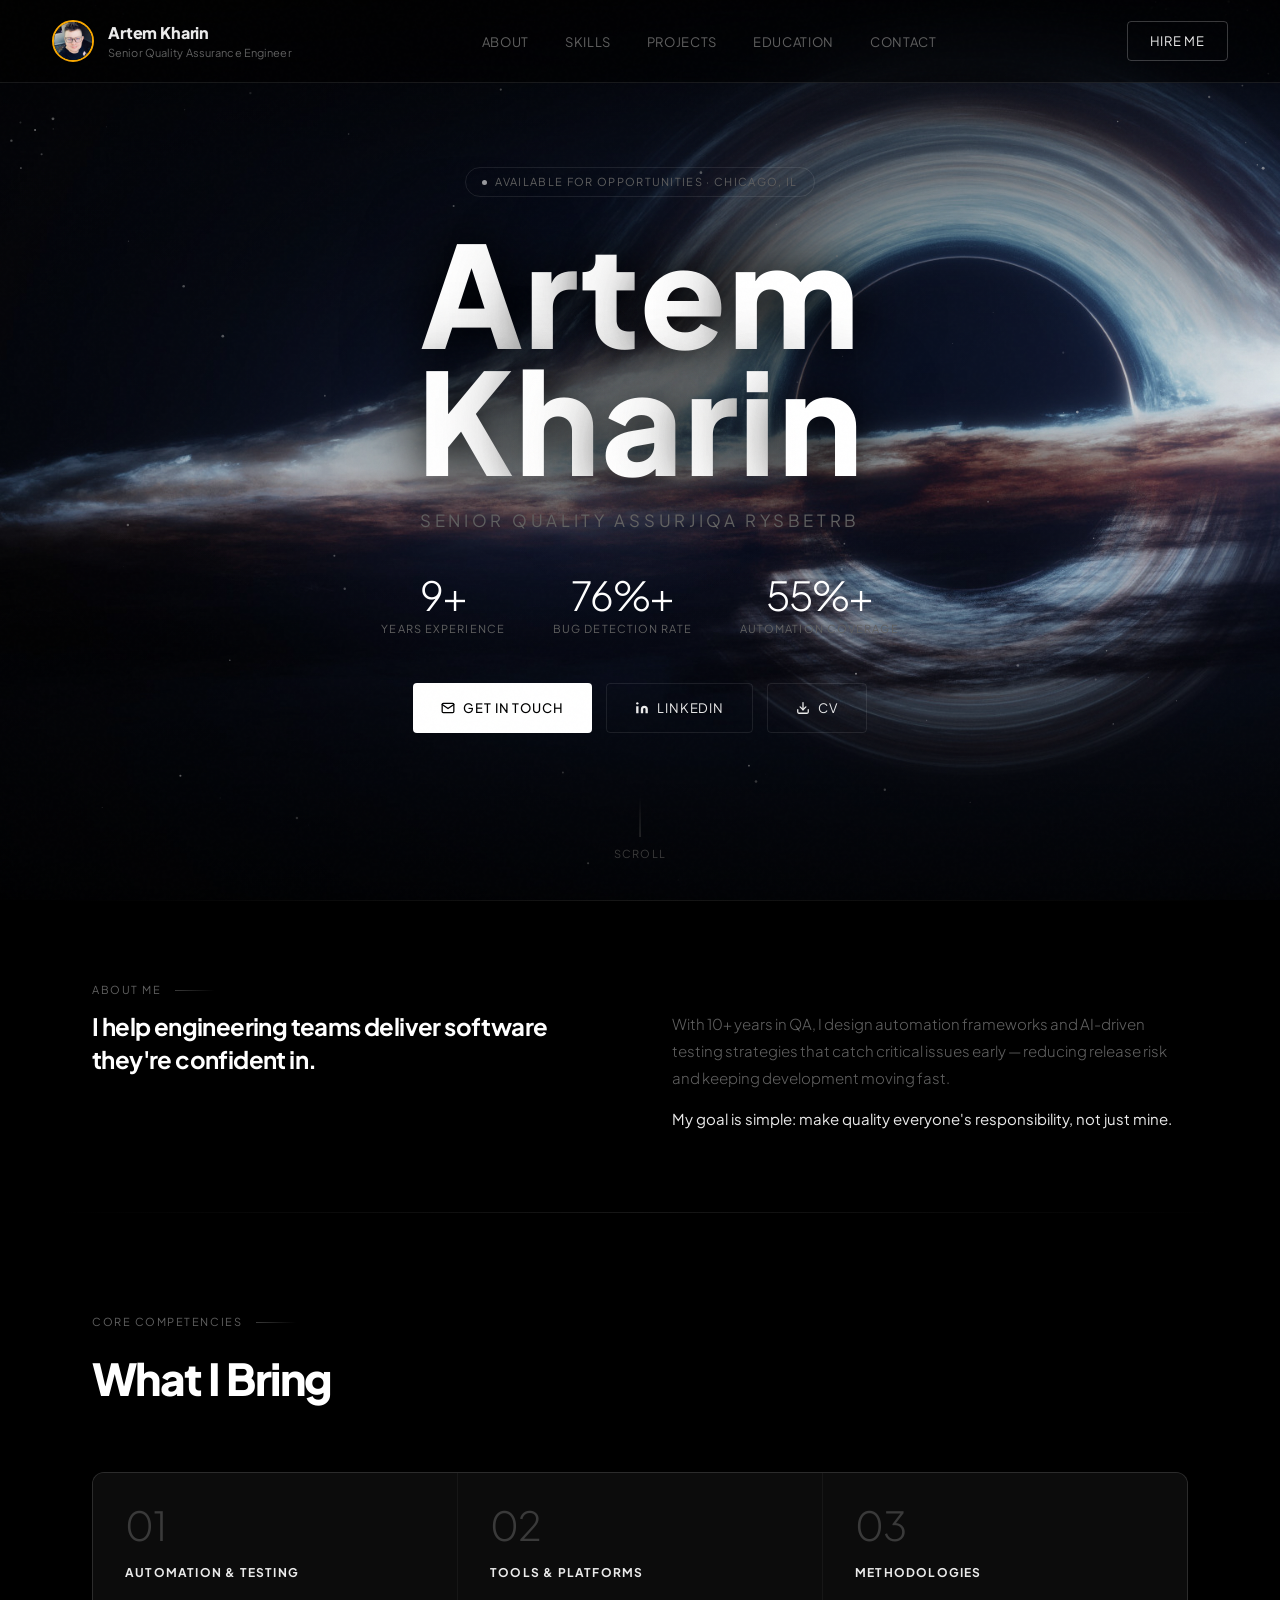
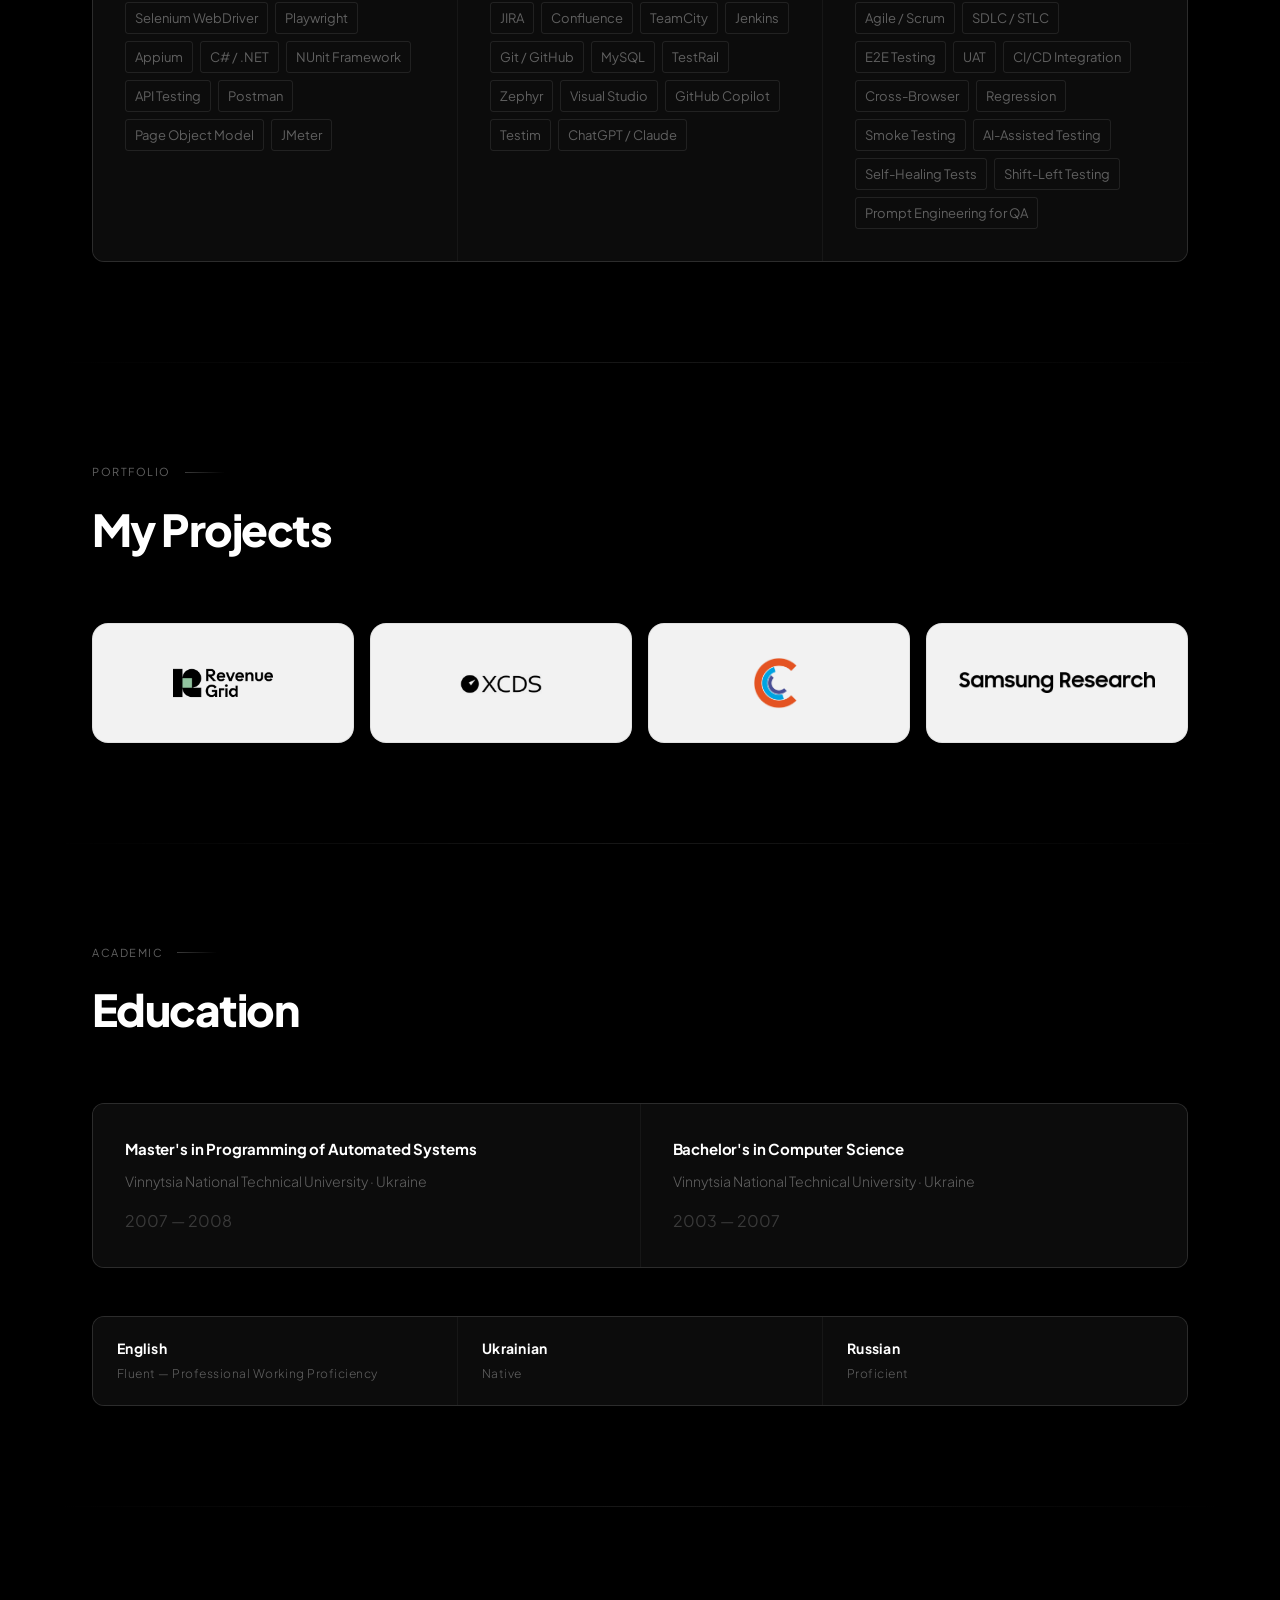
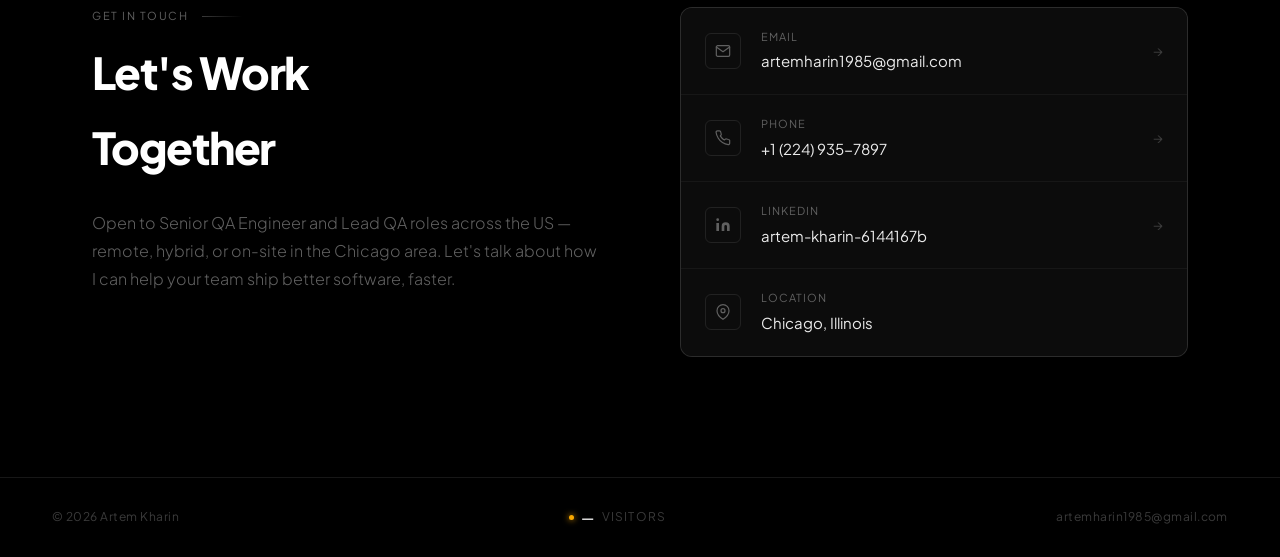
<file: index.html>
<!DOCTYPE html>
<html lang="en">
<head>
<meta charset="UTF-8" />
<meta name="viewport" content="width=device-width, initial-scale=1.0" />
<title>Artem Kharin — QA Engineer</title>
<meta name="description" content="Artem Kharin — Senior QA Engineer based in Chicago, IL. 10+ years in test automation, API testing and AI-driven quality assurance (Selenium, Playwright, C#/.NET). Open to Senior QA and Lead QA roles across the US." />
<meta property="og:type" content="website" />
<meta property="og:title" content="Artem Kharin — QA Engineer" />
<meta property="og:description" content="Artem Kharin — Senior QA Engineer based in Chicago, IL. 10+ years in test automation, API testing and AI-driven quality assurance (Selenium, Playwright, C#/.NET). Open to Senior QA and Lead QA roles across the US." />
<meta property="og:url" content="https://avvottikk.github.io/" />
<meta property="og:image" content="https://avvottikk.github.io/if2vjsv7fmuacfwuehij.jpg" />
<meta name="twitter:card" content="summary" />
<meta name="twitter:title" content="Artem Kharin — QA Engineer" />
<meta name="twitter:description" content="Artem Kharin — Senior QA Engineer based in Chicago, IL. 10+ years in test automation, API testing and AI-driven quality assurance (Selenium, Playwright, C#/.NET). Open to Senior QA and Lead QA roles across the US." />
<meta name="twitter:image" content="https://avvottikk.github.io/if2vjsv7fmuacfwuehij.jpg" />
<link rel="icon" href="favicon.ico" sizes="any" />
<link rel="icon" type="image/png" href="favicon.png" />
<link rel="apple-touch-icon" href="apple-touch-icon.png" />
<link rel="preconnect" href="https://fonts.googleapis.com" />
<link rel="preconnect" href="https://fonts.gstatic.com" crossorigin />
<link href="https://fonts.googleapis.com/css2?family=Plus+Jakarta+Sans:wght@300;400;500;600;700;800&display=swap" rel="stylesheet" />
<link rel="stylesheet" href="styles.css" />

</head>
<body>

<!-- CURSOR LIGHT -->
<div class="cursor-light" id="cursorLight"></div>

<!-- NAV -->
<nav>
  <div class="nav-left">
    <img src="if2vjsv7fmuacfwuehij.jpg" alt="Artem Kharin" class="nav-avatar" />
    <a href="#hero" class="nav-logo">
      <span class="nav-logo-name">Artem Kharin</span>
      <span class="nav-logo-sub">Senior Quality Assurance Engineer</span>
    </a>
  </div>
  <ul class="nav-links" id="navLinks">
    <li><a href="#about">About</a></li>
    <li><a href="#skills">Skills</a></li>
    <li><a href="#projects">Projects</a></li>
    <li><a href="#education">Education</a></li>
    <li><a href="#contact">Contact</a></li>
  </ul>
  <a href="https://mail.google.com/mail/?view=cm&to=artemharin1985@gmail.com&su=QA+Engineer+Opportunity+|+Artem+Kharin" target="_blank" rel="noopener" class="nav-cta">Hire Me</a>
  <button class="nav-hamburger" id="navHamburger" aria-label="Toggle navigation" aria-expanded="false">
    <span></span><span></span><span></span>
  </button>
</nav>

<!-- HERO -->
<section id="hero">
  <canvas id="blackHoleCanvas"></canvas>
<div class="hero-overlay"></div>

  <div class="hero-inner">
    <div class="hero-badge reveal">Available for opportunities · Chicago, IL</div>
    <h1 class="hero-name reveal">Artem<br/>Kharin</h1>
    <div class="hero-title reveal">Senior Quality Assurance Engineer</div>
    <div class="hero-stats reveal">
      <div class="stat-item">
        <div class="stat-number">10+</div>
        <div class="stat-label">Years Experience</div>
      </div>
      <div class="stat-item">
        <div class="stat-number">98%+</div>
        <div class="stat-label">Bug Detection Rate</div>
      </div>
      <div class="stat-item">
        <div class="stat-number">90%+</div>
        <div class="stat-label">Automation Coverage</div>
      </div>
    </div>
    <div class="hero-actions reveal">
      <a href="https://mail.google.com/mail/?view=cm&to=artemharin1985@gmail.com&su=QA+Engineer+Opportunity+|+Artem+Kharin" target="_blank" rel="noopener" class="btn-primary">
        <svg width="14" height="14" viewBox="0 0 24 24" fill="none" stroke="currentColor" stroke-width="2.2" stroke-linecap="round" stroke-linejoin="round"><path d="M4 4h16c1.1 0 2 .9 2 2v12c0 1.1-.9 2-2 2H4c-1.1 0-2-.9-2-2V6c0-1.1.9-2 2-2z"/><polyline points="22,6 12,13 2,6"/></svg>
        Get in Touch
      </a>
      <a href="https://www.linkedin.com/in/artem-kharin-6144167b/" target="_blank" rel="noopener" class="btn-secondary">
        <svg width="14" height="14" viewBox="0 0 24 24" fill="currentColor"><path d="M16 8a6 6 0 0 1 6 6v7h-4v-7a2 2 0 0 0-2-2 2 2 0 0 0-2 2v7h-4v-7a6 6 0 0 1 6-6z"/><rect x="2" y="9" width="4" height="12"/><circle cx="4" cy="4" r="2"/></svg>
        LinkedIn
      </a>
      <a href="Artem%20Kharin_CV.pdf" download="Artem_Kharin_CV.pdf" class="btn-secondary">
        <svg width="14" height="14" viewBox="0 0 24 24" fill="none" stroke="currentColor" stroke-width="2.2" stroke-linecap="round" stroke-linejoin="round"><path d="M21 15v4a2 2 0 0 1-2 2H5a2 2 0 0 1-2-2v-4"/><polyline points="7 10 12 15 17 10"/><line x1="12" y1="15" x2="12" y2="3"/></svg>
        CV
      </a>
    </div>
  </div>

  <div class="hero-scroll">
    <div class="scroll-line"></div>
    <span>Scroll</span>
  </div>
</section>

<!-- ABOUT -->
<div class="section-divider"></div>
<section id="about">
  <div class="section-inner">
    <div class="section-label reveal">About Me</div>
    <div class="about-body reveal">
      <p class="about-lead">I help engineering teams deliver software they're confident in.</p>
      <div class="about-right">
        <p class="about-text">With 10+ years in QA, I design automation frameworks and AI-driven testing strategies that catch critical issues early — reducing release risk and keeping development moving fast.</p>
        <p class="about-text about-closing">My goal is simple: make quality everyone's responsibility, not just mine.</p>
      </div>
    </div>
  </div>
</section>

<!-- SKILLS -->
<div class="section-divider"></div>
<section id="skills">
  <div class="section-inner">
    <div class="section-label reveal">Core Competencies</div>
    <h2 class="section-heading reveal">What I Bring</h2>

    <div class="skills-grid">
      <div class="skill-card reveal" data-delay="0">
        <div class="skill-card-num">01</div>
        <div class="skill-card-title">Automation &amp; Testing</div>
        <div class="skill-tags">
          <span class="skill-tag">Selenium WebDriver</span>
          <span class="skill-tag">Playwright</span>
          <span class="skill-tag">Appium</span>
          <span class="skill-tag">C# / .NET</span>
          <span class="skill-tag">NUnit Framework</span>
          <span class="skill-tag">API Testing</span>
          <span class="skill-tag">Postman</span>
          <span class="skill-tag">Page Object Model</span>
          <span class="skill-tag">JMeter</span>
        </div>
      </div>
      <div class="skill-card reveal" data-delay="110">
        <div class="skill-card-num">02</div>
        <div class="skill-card-title">Tools &amp; Platforms</div>
        <div class="skill-tags">
          <span class="skill-tag">JIRA</span>
          <span class="skill-tag">Confluence</span>
          <span class="skill-tag">TeamCity</span>
          <span class="skill-tag">Jenkins</span>
          <span class="skill-tag">Git / GitHub</span>
          <span class="skill-tag">MySQL</span>
          <span class="skill-tag">TestRail</span>
          <span class="skill-tag">Zephyr</span>
          <span class="skill-tag">Visual Studio</span>
          <span class="skill-tag">GitHub Copilot</span>
          <span class="skill-tag">Testim</span>
          <span class="skill-tag">ChatGPT / Claude</span>
        </div>
      </div>
      <div class="skill-card reveal" data-delay="220">
        <div class="skill-card-num">03</div>
        <div class="skill-card-title">Methodologies</div>
        <div class="skill-tags">
          <span class="skill-tag">Agile / Scrum</span>
          <span class="skill-tag">SDLC / STLC</span>
          <span class="skill-tag">E2E Testing</span>
          <span class="skill-tag">UAT</span>
          <span class="skill-tag">CI/CD Integration</span>
          <span class="skill-tag">Cross-Browser</span>
          <span class="skill-tag">Regression</span>
          <span class="skill-tag">Smoke Testing</span>
          <span class="skill-tag">AI-Assisted Testing</span>
          <span class="skill-tag">Self-Healing Tests</span>
          <span class="skill-tag">Shift-Left Testing</span>
          <span class="skill-tag">Prompt Engineering for QA</span>
        </div>
      </div>
    </div>
  </div>
</section>

<!-- PROJECTS -->
<div class="section-divider"></div>
<section id="projects">
  <div class="section-inner">
    <div class="section-label reveal">Portfolio</div>
    <h2 class="section-heading reveal">My Projects</h2>
    <div class="projects-grid">

      <a href="projects/revenue-grid.html" class="project-card reveal" data-delay="0" title="Revenue Grid — Senior QA Engineer">
        <img src="RevenueGrid.png" alt="Revenue Grid" />
      </a>

      <a href="projects/xcds.html" class="project-card reveal" data-delay="80" title="XCDS — Senior QA Engineer">
        <img src="XCDS%20International%20Ltd.png" alt="XCDS" />
      </a>

      <a href="projects/ciklum.html" class="project-card reveal" data-delay="160" title="Ciklum — Middle QA Engineer">
        <img src="CIKLUM.png" alt="Ciklum" />
      </a>

      <a href="projects/samsung.html" class="project-card reveal" data-delay="240" title="Samsung Research — Junior QA Engineer">
        <img src="Samsung%20Research.png" alt="Samsung Research" />
      </a>

    </div>
  </div>
</section>


<!-- EDUCATION -->
<div class="section-divider"></div>
<section id="education">
  <div class="section-inner">
    <div class="section-label reveal">Academic</div>
    <h2 class="section-heading reveal">Education</h2>

    <div class="education-grid">
      <div class="edu-card reveal" data-delay="0">
        <div class="edu-degree">Master's in Programming of Automated Systems</div>
        <div class="edu-school">Vinnytsia National Technical University · Ukraine</div>
        <div class="edu-year">2007 — 2008</div>
      </div>
      <div class="edu-card reveal" data-delay="130">
        <div class="edu-degree">Bachelor's in Computer Science</div>
        <div class="edu-school">Vinnytsia National Technical University · Ukraine</div>
        <div class="edu-year">2003 — 2007</div>
      </div>
    </div>

    <div class="lang-row reveal">
      <div class="lang-item">
        <div class="lang-name">English</div>
        <div class="lang-level">Fluent — Professional Working Proficiency</div>
      </div>
      <div class="lang-item">
        <div class="lang-name">Ukrainian</div>
        <div class="lang-level">Native</div>
      </div>
      <div class="lang-item">
        <div class="lang-name">Russian</div>
        <div class="lang-level">Proficient</div>
      </div>
    </div>
  </div>
</section>

<!-- CONTACT -->
<div class="section-divider"></div>
<section id="contact">
  <div class="section-inner">
    <div class="contact-grid">
      <div class="reveal">
        <div class="section-label">Get in Touch</div>
        <h2 class="section-heading" style="margin-bottom:24px;">Let's Work<br/>Together</h2>
        <p class="contact-intro">
          Open to Senior QA Engineer and Lead QA roles across the US — remote, hybrid, or on-site in the Chicago area. Let's talk about how I can help your team ship better software, faster.
        </p>
      </div>
      <div class="contact-links reveal">
        <a href="https://mail.google.com/mail/?view=cm&to=artemharin1985@gmail.com&su=QA+Engineer+Opportunity+|+Artem+Kharin" target="_blank" rel="noopener" class="contact-link">
          <div class="contact-link-icon"><svg width="16" height="16" viewBox="0 0 24 24" fill="none" stroke="currentColor" stroke-width="1.8" stroke-linecap="round" stroke-linejoin="round"><path d="M4 4h16c1.1 0 2 .9 2 2v12c0 1.1-.9 2-2 2H4c-1.1 0-2-.9-2-2V6c0-1.1.9-2 2-2z"/><polyline points="22,6 12,13 2,6"/></svg></div>
          <div class="contact-link-text">
            <div class="contact-link-label">Email</div>
            <div class="contact-link-value">artemharin1985@gmail.com</div>
          </div>
          <div class="contact-link-arrow">→</div>
        </a>
        <a href="tel:+12249357897" class="contact-link">
          <div class="contact-link-icon"><svg width="16" height="16" viewBox="0 0 24 24" fill="none" stroke="currentColor" stroke-width="1.8" stroke-linecap="round" stroke-linejoin="round"><path d="M22 16.92v3a2 2 0 0 1-2.18 2 19.79 19.79 0 0 1-8.63-3.07A19.5 19.5 0 0 1 4.69 12a19.79 19.79 0 0 1-3.07-8.67A2 2 0 0 1 3.6 1.27h3a2 2 0 0 1 2 1.72c.127.96.361 1.903.7 2.81a2 2 0 0 1-.45 2.11L7.91 8.87a16 16 0 0 0 6.06 6.06l1.27-.9a2 2 0 0 1 2.11-.45c.907.339 1.85.573 2.81.7A2 2 0 0 1 22 16.92z"/></svg></div>
          <div class="contact-link-text">
            <div class="contact-link-label">Phone</div>
            <div class="contact-link-value">+1 (224) 935-7897</div>
          </div>
          <div class="contact-link-arrow">→</div>
        </a>
        <a href="https://www.linkedin.com/in/artem-kharin-6144167b/" target="_blank" rel="noopener" class="contact-link">
          <div class="contact-link-icon"><svg width="16" height="16" viewBox="0 0 24 24" fill="currentColor"><path d="M16 8a6 6 0 0 1 6 6v7h-4v-7a2 2 0 0 0-2-2 2 2 0 0 0-2 2v7h-4v-7a6 6 0 0 1 6-6z"/><rect x="2" y="9" width="4" height="12"/><circle cx="4" cy="4" r="2"/></svg></div>
          <div class="contact-link-text">
            <div class="contact-link-label">LinkedIn</div>
            <div class="contact-link-value">artem-kharin-6144167b</div>
          </div>
          <div class="contact-link-arrow">→</div>
        </a>
        <div class="contact-link" style="cursor:default">
          <div class="contact-link-icon"><svg width="16" height="16" viewBox="0 0 24 24" fill="none" stroke="currentColor" stroke-width="1.8" stroke-linecap="round" stroke-linejoin="round"><path d="M21 10c0 7-9 13-9 13s-9-6-9-13a9 9 0 0 1 18 0z"/><circle cx="12" cy="10" r="3"/></svg></div>
          <div class="contact-link-text">
            <div class="contact-link-label">Location</div>
            <div class="contact-link-value">Chicago, Illinois</div>
          </div>
        </div>
      </div>
    </div>
  </div>
</section>

<!-- FOOTER -->
<footer>
  <div>© 2026 Artem Kharin</div>
  <div class="footer-counter">
    <span class="counter-dot"></span>
    <span id="visitCount">—</span>
    <span class="counter-label">visitors</span>
  </div>
  <div><a href="https://mail.google.com/mail/?view=cm&to=artemharin1985@gmail.com&su=QA+Engineer+Opportunity+|+Artem+Kharin" target="_blank" rel="noopener">artemharin1985@gmail.com</a></div>
</footer>

<script src="script.js"></script>


</body>
</html>
</file>
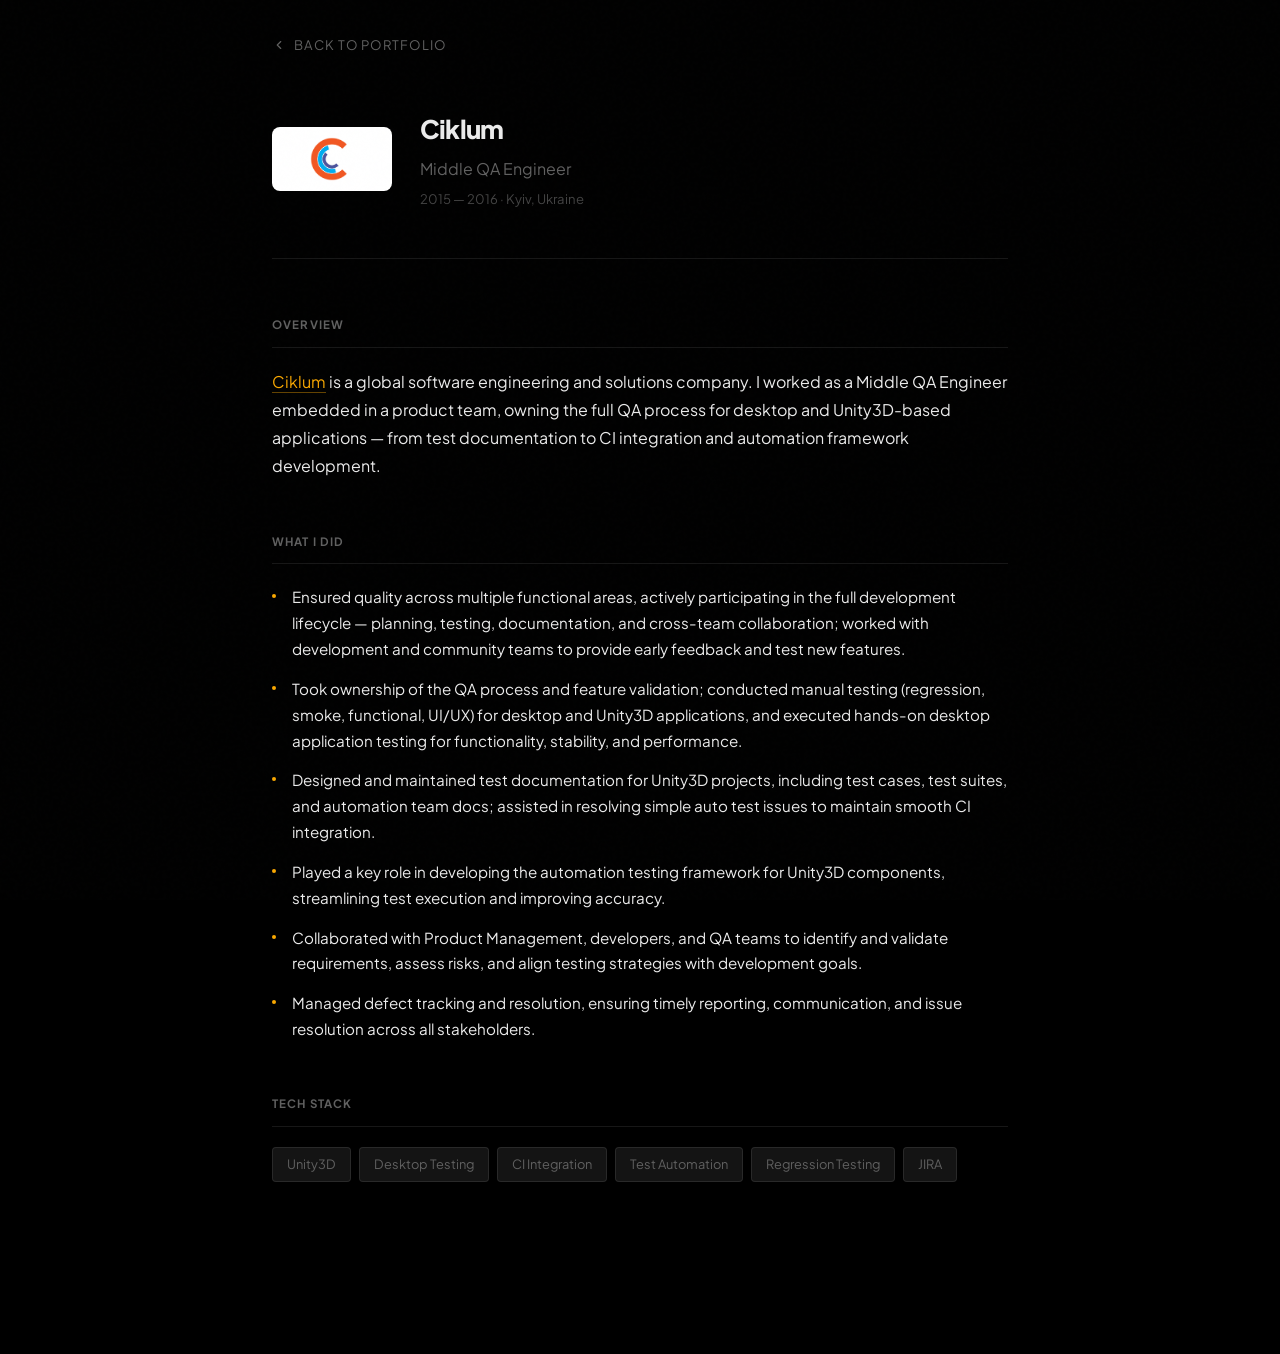
<file: projects/ciklum.html>
<!DOCTYPE html>
<html lang="en">
<head>
<meta charset="UTF-8" />
<meta name="viewport" content="width=device-width, initial-scale=1.0" />
<title>Ciklum — Artem Kharin</title>
<meta name="description" content="Artem Kharin as Middle QA Engineer at Ciklum: end-to-end QA for desktop and Unity3D applications — test documentation, CI integration and automation framework development." />
<meta property="og:type" content="website" />
<meta property="og:title" content="Ciklum — Artem Kharin" />
<meta property="og:description" content="Artem Kharin as Middle QA Engineer at Ciklum: end-to-end QA for desktop and Unity3D applications — test documentation, CI integration and automation framework development." />
<meta property="og:url" content="https://avvottikk.github.io/projects/ciklum.html" />
<meta property="og:image" content="https://avvottikk.github.io/if2vjsv7fmuacfwuehij.jpg" />
<meta name="twitter:card" content="summary" />
<meta name="twitter:title" content="Ciklum — Artem Kharin" />
<meta name="twitter:description" content="Artem Kharin as Middle QA Engineer at Ciklum: end-to-end QA for desktop and Unity3D applications — test documentation, CI integration and automation framework development." />
<meta name="twitter:image" content="https://avvottikk.github.io/if2vjsv7fmuacfwuehij.jpg" />
<link rel="icon" href="../favicon.ico" sizes="any" />
<link rel="icon" type="image/png" href="../favicon.png" />
<link rel="apple-touch-icon" href="../apple-touch-icon.png" />
<link rel="preconnect" href="https://fonts.googleapis.com" />
<link rel="preconnect" href="https://fonts.gstatic.com" crossorigin />
<link href="https://fonts.googleapis.com/css2?family=Plus+Jakarta+Sans:wght@300;400;500;600;700;800&display=swap" rel="stylesheet" />
<link rel="stylesheet" href="../styles.css" />
<style>
  .proj-wrap { max-width: 800px; margin: 0 auto; padding: 0 32px 120px; }
  .proj-back { padding: 32px 0 48px; }
  .proj-back a {
    display: inline-flex; align-items: center; gap: 8px;
    font-size: 0.82rem; letter-spacing: 0.07em; text-transform: uppercase;
    color: var(--muted); text-decoration: none; transition: color 0.2s ease;
  }
  .proj-back a:hover { color: var(--text); }
  .proj-header {
    display: flex; align-items: center; gap: 28px;
    padding-bottom: 48px; border-bottom: 1px solid var(--border); margin-bottom: 56px;
  }
  .proj-logo {
    width: 120px; height: 64px; flex-shrink: 0;
    background: #fff; border-radius: 8px;
    display: flex; align-items: center; justify-content: center;
    padding: 10px 14px; overflow: hidden;
  }
  .proj-logo img { max-width: 100%; max-height: 100%; object-fit: contain; }
  .proj-company { font-size: 1.6rem; font-weight: 800; letter-spacing: -0.03em; margin-bottom: 4px; }
  .proj-role    { font-size: 1rem; color: var(--muted); margin-bottom: 6px; }
  .proj-period  { font-size: 0.82rem; color: var(--muted); opacity: 0.7; }
  .proj-section { margin-bottom: 52px; }
  .proj-section h2 {
    font-size: 0.72rem; letter-spacing: 0.1em; text-transform: uppercase;
    color: var(--muted); margin-bottom: 20px;
    padding-bottom: 12px; border-bottom: 1px solid var(--border);
  }
  .proj-section p  { color: var(--text); line-height: 1.75; margin-bottom: 14px; }
  .proj-section ul { list-style: none; padding: 0; display: flex; flex-direction: column; gap: 14px; }
  .proj-section ul li {
    padding-left: 20px; position: relative;
    color: var(--text); line-height: 1.7; font-size: 0.95rem;
  }
  .proj-section ul li::before {
    content: ''; position: absolute; left: 0; top: 10px;
    width: 4px; height: 4px; border-radius: 50%; background: #F9A800;
  }
  .proj-tags { display: flex; flex-wrap: wrap; gap: 8px; }
  .proj-tag {
    padding: 6px 14px; border-radius: 4px; border: 1px solid var(--border);
    font-size: 0.8rem; color: var(--muted); background: var(--elevated);
  }
</style>
</head>
<body>
<div class="proj-wrap">

  <div class="proj-back">
    <a href="../index.html">
      <svg width="14" height="14" viewBox="0 0 24 24" fill="none" stroke="currentColor" stroke-width="2" stroke-linecap="round" stroke-linejoin="round"><polyline points="15 18 9 12 15 6"/></svg>
      Back to Portfolio
    </a>
  </div>

  <div class="proj-header">
    <div class="proj-logo">
      <img src="../CIKLUM.png" alt="Ciklum" />
    </div>
    <div>
      <div class="proj-company">Ciklum</div>
      <div class="proj-role">Middle QA Engineer</div>
      <div class="proj-period">2015 — 2016 · Kyiv, Ukraine</div>
    </div>
  </div>

  <div class="proj-section">
    <h2>Overview</h2>
    <p><a href="https://www.ciklum.com/" target="_blank" rel="noopener" style="color:#F9A800;text-decoration:none;border-bottom:1px solid rgba(249,168,0,0.4);transition:border-color 0.2s ease;" onmouseover="this.style.borderColor='#F9A800'" onmouseout="this.style.borderColor='rgba(249,168,0,0.4)'">Ciklum</a> is a global software engineering and solutions company. I worked as a Middle QA Engineer embedded in a product team, owning the full QA process for desktop and Unity3D-based applications — from test documentation to CI integration and automation framework development.</p>
  </div>

  <div class="proj-section">
    <h2>What I Did</h2>
    <ul>
      <li>Ensured quality across multiple functional areas, actively participating in the full development lifecycle — planning, testing, documentation, and cross-team collaboration; worked with development and community teams to provide early feedback and test new features.</li>
      <li>Took ownership of the QA process and feature validation; conducted manual testing (regression, smoke, functional, UI/UX) for desktop and Unity3D applications, and executed hands-on desktop application testing for functionality, stability, and performance.</li>
      <li>Designed and maintained test documentation for Unity3D projects, including test cases, test suites, and automation team docs; assisted in resolving simple auto test issues to maintain smooth CI integration.</li>
      <li>Played a key role in developing the automation testing framework for Unity3D components, streamlining test execution and improving accuracy.</li>
      <li>Collaborated with Product Management, developers, and QA teams to identify and validate requirements, assess risks, and align testing strategies with development goals.</li>
      <li>Managed defect tracking and resolution, ensuring timely reporting, communication, and issue resolution across all stakeholders.</li>
    </ul>
  </div>

  <div class="proj-section">
    <h2>Tech Stack</h2>
    <div class="proj-tags">
      <span class="proj-tag">Unity3D</span>
      <span class="proj-tag">Desktop Testing</span>
      <span class="proj-tag">CI Integration</span>
      <span class="proj-tag">Test Automation</span>
      <span class="proj-tag">Regression Testing</span>
      <span class="proj-tag">JIRA</span>
    </div>
  </div>

</div>
</body>
</html>
</file>
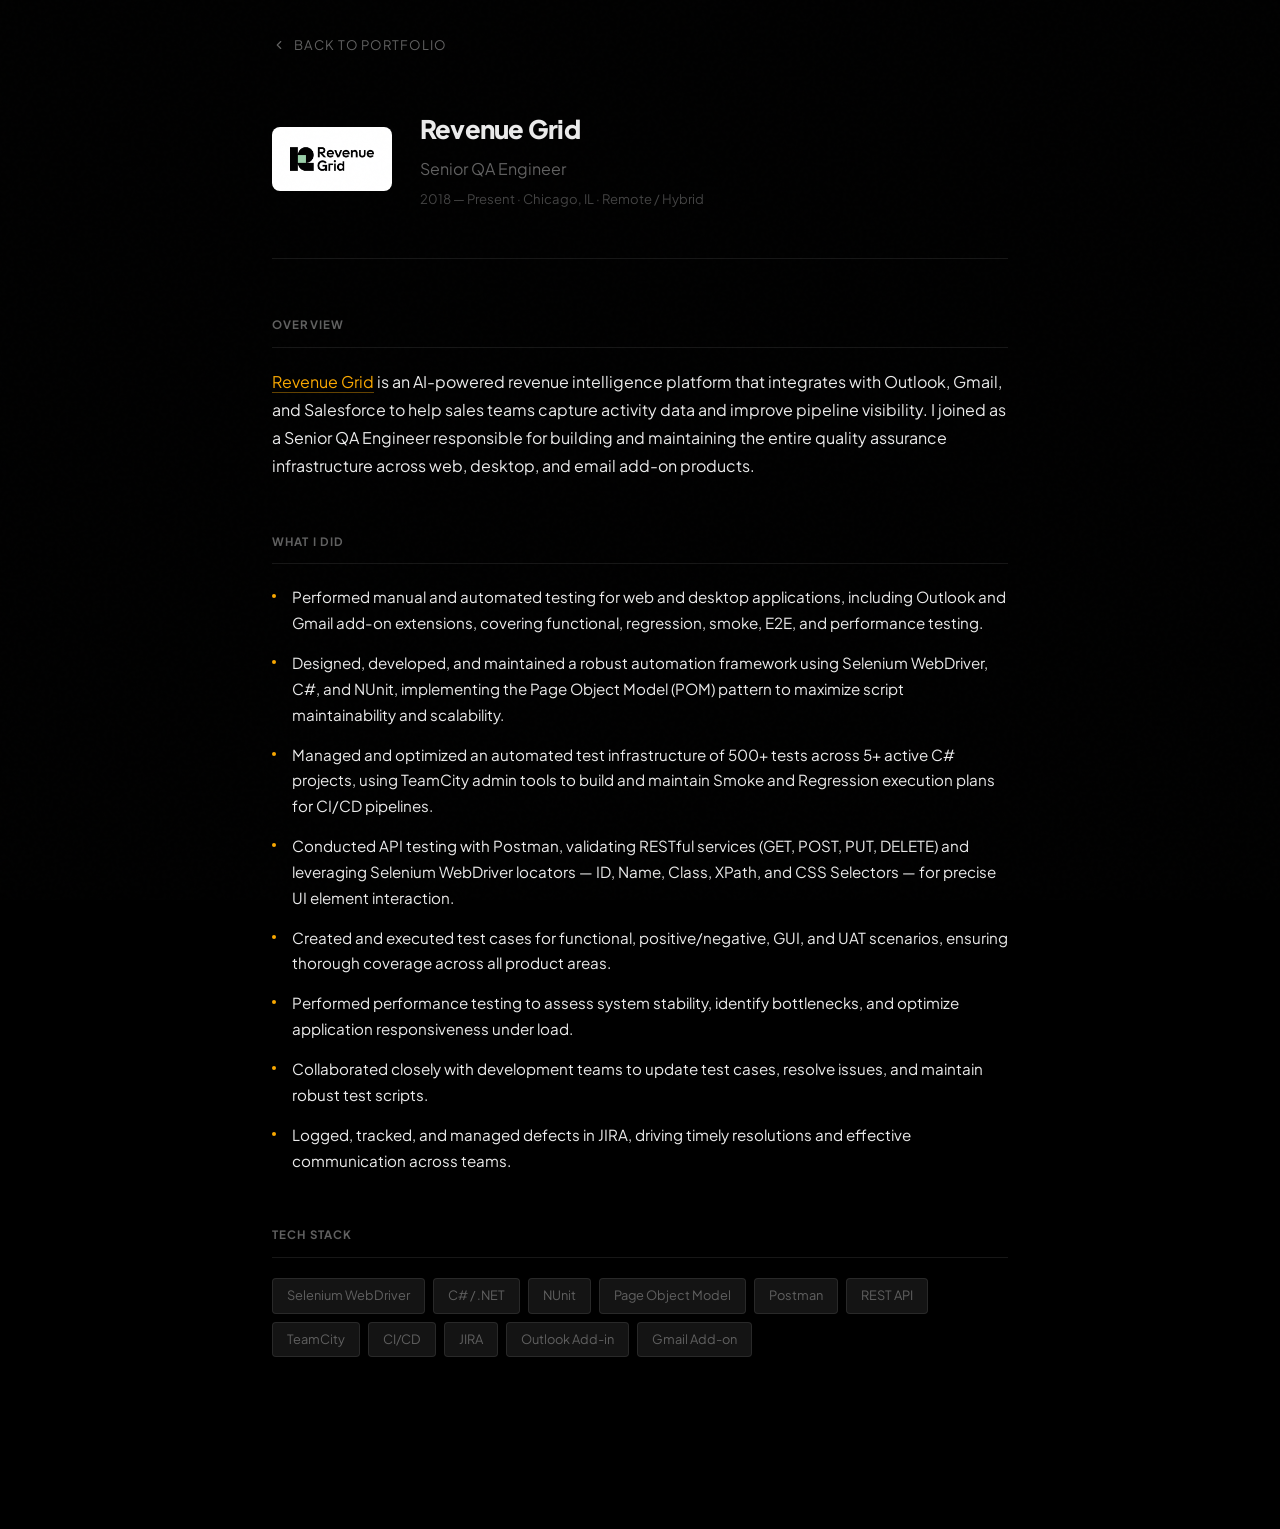
<file: projects/revenue-grid.html>
<!DOCTYPE html>
<html lang="en">
<head>
<meta charset="UTF-8" />
<meta name="viewport" content="width=device-width, initial-scale=1.0" />
<title>Revenue Grid — Artem Kharin</title>
<meta name="description" content="Artem Kharin as Senior QA Engineer at Revenue Grid, an AI-powered revenue intelligence platform: building and maintaining the full QA infrastructure for Outlook, Gmail and Salesforce integrations." />
<meta property="og:type" content="website" />
<meta property="og:title" content="Revenue Grid — Artem Kharin" />
<meta property="og:description" content="Artem Kharin as Senior QA Engineer at Revenue Grid, an AI-powered revenue intelligence platform: building and maintaining the full QA infrastructure for Outlook, Gmail and Salesforce integrations." />
<meta property="og:url" content="https://avvottikk.github.io/projects/revenue-grid.html" />
<meta property="og:image" content="https://avvottikk.github.io/if2vjsv7fmuacfwuehij.jpg" />
<meta name="twitter:card" content="summary" />
<meta name="twitter:title" content="Revenue Grid — Artem Kharin" />
<meta name="twitter:description" content="Artem Kharin as Senior QA Engineer at Revenue Grid, an AI-powered revenue intelligence platform: building and maintaining the full QA infrastructure for Outlook, Gmail and Salesforce integrations." />
<meta name="twitter:image" content="https://avvottikk.github.io/if2vjsv7fmuacfwuehij.jpg" />
<link rel="icon" href="../favicon.ico" sizes="any" />
<link rel="icon" type="image/png" href="../favicon.png" />
<link rel="apple-touch-icon" href="../apple-touch-icon.png" />
<link rel="preconnect" href="https://fonts.googleapis.com" />
<link rel="preconnect" href="https://fonts.gstatic.com" crossorigin />
<link href="https://fonts.googleapis.com/css2?family=Plus+Jakarta+Sans:wght@300;400;500;600;700;800&display=swap" rel="stylesheet" />
<link rel="stylesheet" href="../styles.css" />
<style>
  .proj-wrap { max-width: 800px; margin: 0 auto; padding: 0 32px 120px; }

  .proj-back {
    padding: 32px 0 48px;
  }
  .proj-back a {
    display: inline-flex; align-items: center; gap: 8px;
    font-size: 0.82rem; letter-spacing: 0.07em; text-transform: uppercase;
    color: var(--muted); text-decoration: none;
    transition: color 0.2s ease;
  }
  .proj-back a:hover { color: var(--text); }

  .proj-header {
    display: flex; align-items: center; gap: 28px;
    padding-bottom: 48px;
    border-bottom: 1px solid var(--border);
    margin-bottom: 56px;
  }
  .proj-logo {
    width: 120px; height: 64px; flex-shrink: 0;
    background: #fff; border-radius: 8px;
    display: flex; align-items: center; justify-content: center;
    padding: 10px 14px; overflow: hidden;
  }
  .proj-logo img { max-width: 100%; max-height: 100%; object-fit: contain; }

  .proj-company { font-size: 1.6rem; font-weight: 800; letter-spacing: -0.03em; margin-bottom: 4px; }
  .proj-role    { font-size: 1rem; color: var(--muted); margin-bottom: 6px; }
  .proj-period  { font-size: 0.82rem; color: var(--muted); opacity: 0.7; }

  .proj-section { margin-bottom: 52px; }
  .proj-section h2 {
    font-size: 0.72rem; letter-spacing: 0.1em; text-transform: uppercase;
    color: var(--muted); margin-bottom: 20px;
    padding-bottom: 12px; border-bottom: 1px solid var(--border);
  }
  .proj-section p  { color: var(--text); line-height: 1.75; margin-bottom: 14px; }
  .proj-section ul { list-style: none; padding: 0; display: flex; flex-direction: column; gap: 14px; }
  .proj-section ul li {
    padding-left: 20px; position: relative;
    color: var(--text); line-height: 1.7; font-size: 0.95rem;
  }
  .proj-section ul li::before {
    content: ''; position: absolute; left: 0; top: 10px;
    width: 4px; height: 4px; border-radius: 50%;
    background: #F9A800;
  }

  .proj-tags { display: flex; flex-wrap: wrap; gap: 8px; }
  .proj-tag {
    padding: 6px 14px; border-radius: 4px;
    border: 1px solid var(--border);
    font-size: 0.8rem; color: var(--muted);
    background: var(--elevated);
  }
</style>
</head>
<body>
<div class="proj-wrap">

  <div class="proj-back">
    <a href="../index.html">
      <svg width="14" height="14" viewBox="0 0 24 24" fill="none" stroke="currentColor" stroke-width="2" stroke-linecap="round" stroke-linejoin="round"><polyline points="15 18 9 12 15 6"/></svg>
      Back to Portfolio
    </a>
  </div>

  <div class="proj-header">
    <div class="proj-logo">
      <img src="../RevenueGrid.png" alt="Revenue Grid" />
    </div>
    <div>
      <div class="proj-company">Revenue Grid</div>
      <div class="proj-role">Senior QA Engineer</div>
      <div class="proj-period">2018 — Present · Chicago, IL · Remote / Hybrid</div>
    </div>
  </div>

  <div class="proj-section">
    <h2>Overview</h2>
    <p><a href="https://revenuegrid.com/" target="_blank" rel="noopener" style="color:#F9A800;text-decoration:none;border-bottom:1px solid rgba(249,168,0,0.4);transition:border-color 0.2s ease;" onmouseover="this.style.borderColor='#F9A800'" onmouseout="this.style.borderColor='rgba(249,168,0,0.4)'">Revenue Grid</a> is an AI-powered revenue intelligence platform that integrates with Outlook, Gmail, and Salesforce to help sales teams capture activity data and improve pipeline visibility. I joined as a Senior QA Engineer responsible for building and maintaining the entire quality assurance infrastructure across web, desktop, and email add-on products.</p>
  </div>

  <div class="proj-section">
    <h2>What I Did</h2>
    <ul>
      <li>Performed manual and automated testing for web and desktop applications, including Outlook and Gmail add-on extensions, covering functional, regression, smoke, E2E, and performance testing.</li>
      <li>Designed, developed, and maintained a robust automation framework using Selenium WebDriver, C#, and NUnit, implementing the Page Object Model (POM) pattern to maximize script maintainability and scalability.</li>
      <li>Managed and optimized an automated test infrastructure of 500+ tests across 5+ active C# projects, using TeamCity admin tools to build and maintain Smoke and Regression execution plans for CI/CD pipelines.</li>
      <li>Conducted API testing with Postman, validating RESTful services (GET, POST, PUT, DELETE) and leveraging Selenium WebDriver locators — ID, Name, Class, XPath, and CSS Selectors — for precise UI element interaction.</li>
      <li>Created and executed test cases for functional, positive/negative, GUI, and UAT scenarios, ensuring thorough coverage across all product areas.</li>
      <li>Performed performance testing to assess system stability, identify bottlenecks, and optimize application responsiveness under load.</li>
      <li>Collaborated closely with development teams to update test cases, resolve issues, and maintain robust test scripts.</li>
      <li>Logged, tracked, and managed defects in JIRA, driving timely resolutions and effective communication across teams.</li>
    </ul>
  </div>

  <div class="proj-section">
    <h2>Tech Stack</h2>
    <div class="proj-tags">
      <span class="proj-tag">Selenium WebDriver</span>
      <span class="proj-tag">C# / .NET</span>
      <span class="proj-tag">NUnit</span>
      <span class="proj-tag">Page Object Model</span>
      <span class="proj-tag">Postman</span>
      <span class="proj-tag">REST API</span>
      <span class="proj-tag">TeamCity</span>
      <span class="proj-tag">CI/CD</span>
      <span class="proj-tag">JIRA</span>
      <span class="proj-tag">Outlook Add-in</span>
      <span class="proj-tag">Gmail Add-on</span>
    </div>
  </div>

</div>
</body>
</html>
</file>
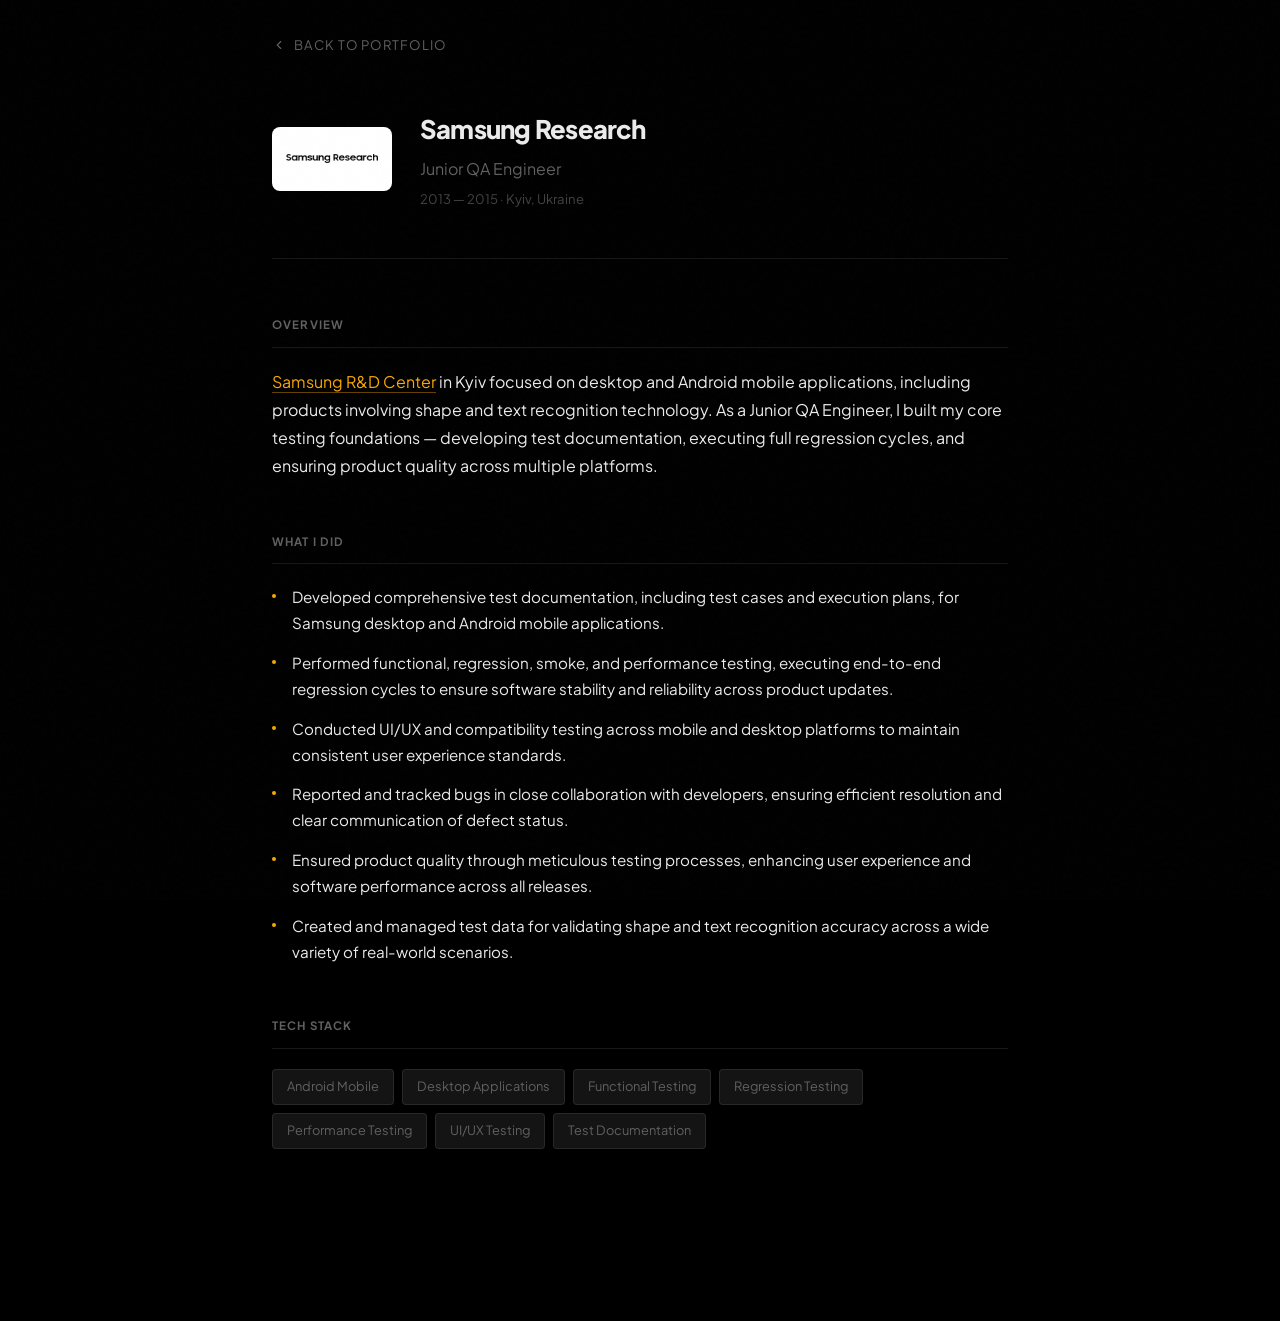
<file: projects/samsung.html>
<!DOCTYPE html>
<html lang="en">
<head>
<meta charset="UTF-8" />
<meta name="viewport" content="width=device-width, initial-scale=1.0" />
<title>Samsung Research — Artem Kharin</title>
<meta name="description" content="Artem Kharin's QA work at Samsung Research (Kyiv R&D Center): desktop and Android application testing, full regression cycles and test documentation for shape and text recognition products." />
<meta property="og:type" content="website" />
<meta property="og:title" content="Samsung Research — Artem Kharin" />
<meta property="og:description" content="Artem Kharin's QA work at Samsung Research (Kyiv R&D Center): desktop and Android application testing, full regression cycles and test documentation for shape and text recognition products." />
<meta property="og:url" content="https://avvottikk.github.io/projects/samsung.html" />
<meta property="og:image" content="https://avvottikk.github.io/if2vjsv7fmuacfwuehij.jpg" />
<meta name="twitter:card" content="summary" />
<meta name="twitter:title" content="Samsung Research — Artem Kharin" />
<meta name="twitter:description" content="Artem Kharin's QA work at Samsung Research (Kyiv R&D Center): desktop and Android application testing, full regression cycles and test documentation for shape and text recognition products." />
<meta name="twitter:image" content="https://avvottikk.github.io/if2vjsv7fmuacfwuehij.jpg" />
<link rel="icon" href="../favicon.ico" sizes="any" />
<link rel="icon" type="image/png" href="../favicon.png" />
<link rel="apple-touch-icon" href="../apple-touch-icon.png" />
<link rel="preconnect" href="https://fonts.googleapis.com" />
<link rel="preconnect" href="https://fonts.gstatic.com" crossorigin />
<link href="https://fonts.googleapis.com/css2?family=Plus+Jakarta+Sans:wght@300;400;500;600;700;800&display=swap" rel="stylesheet" />
<link rel="stylesheet" href="../styles.css" />
<style>
  .proj-wrap { max-width: 800px; margin: 0 auto; padding: 0 32px 120px; }
  .proj-back { padding: 32px 0 48px; }
  .proj-back a {
    display: inline-flex; align-items: center; gap: 8px;
    font-size: 0.82rem; letter-spacing: 0.07em; text-transform: uppercase;
    color: var(--muted); text-decoration: none; transition: color 0.2s ease;
  }
  .proj-back a:hover { color: var(--text); }
  .proj-header {
    display: flex; align-items: center; gap: 28px;
    padding-bottom: 48px; border-bottom: 1px solid var(--border); margin-bottom: 56px;
  }
  .proj-logo {
    width: 120px; height: 64px; flex-shrink: 0;
    background: #fff; border-radius: 8px;
    display: flex; align-items: center; justify-content: center;
    padding: 10px 14px; overflow: hidden;
  }
  .proj-logo img { max-width: 100%; max-height: 100%; object-fit: contain; }
  .proj-company { font-size: 1.6rem; font-weight: 800; letter-spacing: -0.03em; margin-bottom: 4px; }
  .proj-role    { font-size: 1rem; color: var(--muted); margin-bottom: 6px; }
  .proj-period  { font-size: 0.82rem; color: var(--muted); opacity: 0.7; }
  .proj-section { margin-bottom: 52px; }
  .proj-section h2 {
    font-size: 0.72rem; letter-spacing: 0.1em; text-transform: uppercase;
    color: var(--muted); margin-bottom: 20px;
    padding-bottom: 12px; border-bottom: 1px solid var(--border);
  }
  .proj-section p  { color: var(--text); line-height: 1.75; margin-bottom: 14px; }
  .proj-section ul { list-style: none; padding: 0; display: flex; flex-direction: column; gap: 14px; }
  .proj-section ul li {
    padding-left: 20px; position: relative;
    color: var(--text); line-height: 1.7; font-size: 0.95rem;
  }
  .proj-section ul li::before {
    content: ''; position: absolute; left: 0; top: 10px;
    width: 4px; height: 4px; border-radius: 50%; background: #F9A800;
  }
  .proj-tags { display: flex; flex-wrap: wrap; gap: 8px; }
  .proj-tag {
    padding: 6px 14px; border-radius: 4px; border: 1px solid var(--border);
    font-size: 0.8rem; color: var(--muted); background: var(--elevated);
  }
</style>
</head>
<body>
<div class="proj-wrap">

  <div class="proj-back">
    <a href="../index.html">
      <svg width="14" height="14" viewBox="0 0 24 24" fill="none" stroke="currentColor" stroke-width="2" stroke-linecap="round" stroke-linejoin="round"><polyline points="15 18 9 12 15 6"/></svg>
      Back to Portfolio
    </a>
  </div>

  <div class="proj-header">
    <div class="proj-logo">
      <img src="../Samsung Research.png" alt="Samsung Research" />
    </div>
    <div>
      <div class="proj-company">Samsung Research</div>
      <div class="proj-role">Junior QA Engineer</div>
      <div class="proj-period">2013 — 2015 · Kyiv, Ukraine</div>
    </div>
  </div>

  <div class="proj-section">
    <h2>Overview</h2>
    <p><a href="https://www.samsung.com/us/about-us/our-business/r-and-d-center/" target="_blank" rel="noopener" style="color:#F9A800;text-decoration:none;border-bottom:1px solid rgba(249,168,0,0.4);transition:border-color 0.2s ease;" onmouseover="this.style.borderColor='#F9A800'" onmouseout="this.style.borderColor='rgba(249,168,0,0.4)'">Samsung R&amp;D Center</a> in Kyiv focused on desktop and Android mobile applications, including products involving shape and text recognition technology. As a Junior QA Engineer, I built my core testing foundations — developing test documentation, executing full regression cycles, and ensuring product quality across multiple platforms.</p>
  </div>

  <div class="proj-section">
    <h2>What I Did</h2>
    <ul>
      <li>Developed comprehensive test documentation, including test cases and execution plans, for Samsung desktop and Android mobile applications.</li>
      <li>Performed functional, regression, smoke, and performance testing, executing end-to-end regression cycles to ensure software stability and reliability across product updates.</li>
      <li>Conducted UI/UX and compatibility testing across mobile and desktop platforms to maintain consistent user experience standards.</li>
      <li>Reported and tracked bugs in close collaboration with developers, ensuring efficient resolution and clear communication of defect status.</li>
      <li>Ensured product quality through meticulous testing processes, enhancing user experience and software performance across all releases.</li>
      <li>Created and managed test data for validating shape and text recognition accuracy across a wide variety of real-world scenarios.</li>
    </ul>
  </div>

  <div class="proj-section">
    <h2>Tech Stack</h2>
    <div class="proj-tags">
      <span class="proj-tag">Android Mobile</span>
      <span class="proj-tag">Desktop Applications</span>
      <span class="proj-tag">Functional Testing</span>
      <span class="proj-tag">Regression Testing</span>
      <span class="proj-tag">Performance Testing</span>
      <span class="proj-tag">UI/UX Testing</span>
      <span class="proj-tag">Test Documentation</span>
    </div>
  </div>

</div>
</body>
</html>
</file>
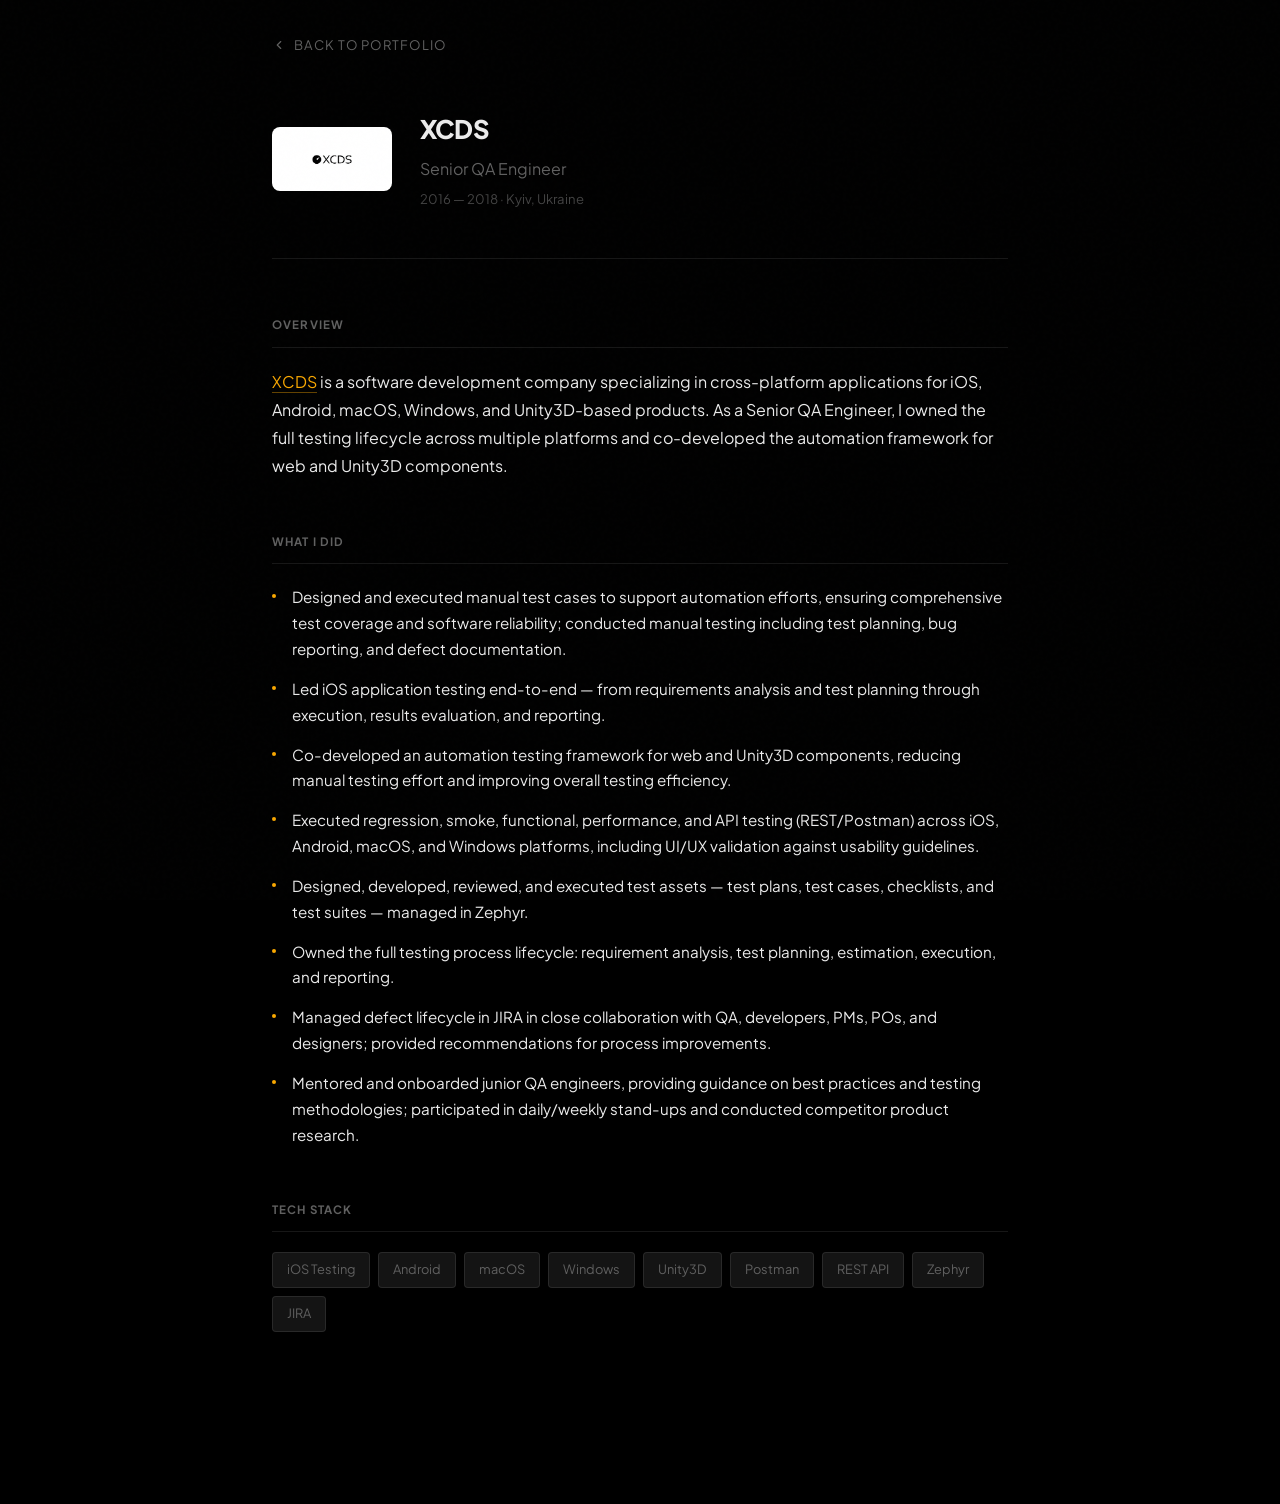
<file: projects/xcds.html>
<!DOCTYPE html>
<html lang="en">
<head>
<meta charset="UTF-8" />
<meta name="viewport" content="width=device-width, initial-scale=1.0" />
<title>XCDS — Artem Kharin</title>
<meta name="description" content="Artem Kharin as Senior QA Engineer at XCDS: full testing lifecycle for cross-platform apps (iOS, Android, macOS, Windows, Unity3D) and co-developing the automation framework." />
<meta property="og:type" content="website" />
<meta property="og:title" content="XCDS — Artem Kharin" />
<meta property="og:description" content="Artem Kharin as Senior QA Engineer at XCDS: full testing lifecycle for cross-platform apps (iOS, Android, macOS, Windows, Unity3D) and co-developing the automation framework." />
<meta property="og:url" content="https://avvottikk.github.io/projects/xcds.html" />
<meta property="og:image" content="https://avvottikk.github.io/if2vjsv7fmuacfwuehij.jpg" />
<meta name="twitter:card" content="summary" />
<meta name="twitter:title" content="XCDS — Artem Kharin" />
<meta name="twitter:description" content="Artem Kharin as Senior QA Engineer at XCDS: full testing lifecycle for cross-platform apps (iOS, Android, macOS, Windows, Unity3D) and co-developing the automation framework." />
<meta name="twitter:image" content="https://avvottikk.github.io/if2vjsv7fmuacfwuehij.jpg" />
<link rel="icon" href="../favicon.ico" sizes="any" />
<link rel="icon" type="image/png" href="../favicon.png" />
<link rel="apple-touch-icon" href="../apple-touch-icon.png" />
<link rel="preconnect" href="https://fonts.googleapis.com" />
<link rel="preconnect" href="https://fonts.gstatic.com" crossorigin />
<link href="https://fonts.googleapis.com/css2?family=Plus+Jakarta+Sans:wght@300;400;500;600;700;800&display=swap" rel="stylesheet" />
<link rel="stylesheet" href="../styles.css" />
<style>
  .proj-wrap { max-width: 800px; margin: 0 auto; padding: 0 32px 120px; }
  .proj-back { padding: 32px 0 48px; }
  .proj-back a {
    display: inline-flex; align-items: center; gap: 8px;
    font-size: 0.82rem; letter-spacing: 0.07em; text-transform: uppercase;
    color: var(--muted); text-decoration: none; transition: color 0.2s ease;
  }
  .proj-back a:hover { color: var(--text); }
  .proj-header {
    display: flex; align-items: center; gap: 28px;
    padding-bottom: 48px; border-bottom: 1px solid var(--border); margin-bottom: 56px;
  }
  .proj-logo {
    width: 120px; height: 64px; flex-shrink: 0;
    background: #fff; border-radius: 8px;
    display: flex; align-items: center; justify-content: center;
    padding: 10px 14px; overflow: hidden;
  }
  .proj-logo img { max-width: 100%; max-height: 100%; object-fit: contain; }
  .proj-company { font-size: 1.6rem; font-weight: 800; letter-spacing: -0.03em; margin-bottom: 4px; }
  .proj-role    { font-size: 1rem; color: var(--muted); margin-bottom: 6px; }
  .proj-period  { font-size: 0.82rem; color: var(--muted); opacity: 0.7; }
  .proj-section { margin-bottom: 52px; }
  .proj-section h2 {
    font-size: 0.72rem; letter-spacing: 0.1em; text-transform: uppercase;
    color: var(--muted); margin-bottom: 20px;
    padding-bottom: 12px; border-bottom: 1px solid var(--border);
  }
  .proj-section p  { color: var(--text); line-height: 1.75; margin-bottom: 14px; }
  .proj-section ul { list-style: none; padding: 0; display: flex; flex-direction: column; gap: 14px; }
  .proj-section ul li {
    padding-left: 20px; position: relative;
    color: var(--text); line-height: 1.7; font-size: 0.95rem;
  }
  .proj-section ul li::before {
    content: ''; position: absolute; left: 0; top: 10px;
    width: 4px; height: 4px; border-radius: 50%; background: #F9A800;
  }
  .proj-tags { display: flex; flex-wrap: wrap; gap: 8px; }
  .proj-tag {
    padding: 6px 14px; border-radius: 4px; border: 1px solid var(--border);
    font-size: 0.8rem; color: var(--muted); background: var(--elevated);
  }
</style>
</head>
<body>
<div class="proj-wrap">

  <div class="proj-back">
    <a href="../index.html">
      <svg width="14" height="14" viewBox="0 0 24 24" fill="none" stroke="currentColor" stroke-width="2" stroke-linecap="round" stroke-linejoin="round"><polyline points="15 18 9 12 15 6"/></svg>
      Back to Portfolio
    </a>
  </div>

  <div class="proj-header">
    <div class="proj-logo">
      <img src="../XCDS International Ltd.png" alt="XCDS" />
    </div>
    <div>
      <div class="proj-company">XCDS</div>
      <div class="proj-role">Senior QA Engineer</div>
      <div class="proj-period">2016 — 2018 · Kyiv, Ukraine</div>
    </div>
  </div>

  <div class="proj-section">
    <h2>Overview</h2>
    <p><a href="https://www.linkedin.com/company/xcds-international-limited/?originalSubdomain=uk" target="_blank" rel="noopener" style="color:#F9A800;text-decoration:none;border-bottom:1px solid rgba(249,168,0,0.4);transition:border-color 0.2s ease;" onmouseover="this.style.borderColor='#F9A800'" onmouseout="this.style.borderColor='rgba(249,168,0,0.4)'">XCDS</a> is a software development company specializing in cross-platform applications for iOS, Android, macOS, Windows, and Unity3D-based products. As a Senior QA Engineer, I owned the full testing lifecycle across multiple platforms and co-developed the automation framework for web and Unity3D components.</p>
  </div>

  <div class="proj-section">
    <h2>What I Did</h2>
    <ul>
      <li>Designed and executed manual test cases to support automation efforts, ensuring comprehensive test coverage and software reliability; conducted manual testing including test planning, bug reporting, and defect documentation.</li>
      <li>Led iOS application testing end-to-end — from requirements analysis and test planning through execution, results evaluation, and reporting.</li>
      <li>Co-developed an automation testing framework for web and Unity3D components, reducing manual testing effort and improving overall testing efficiency.</li>
      <li>Executed regression, smoke, functional, performance, and API testing (REST/Postman) across iOS, Android, macOS, and Windows platforms, including UI/UX validation against usability guidelines.</li>
      <li>Designed, developed, reviewed, and executed test assets — test plans, test cases, checklists, and test suites — managed in Zephyr.</li>
      <li>Owned the full testing process lifecycle: requirement analysis, test planning, estimation, execution, and reporting.</li>
      <li>Managed defect lifecycle in JIRA in close collaboration with QA, developers, PMs, POs, and designers; provided recommendations for process improvements.</li>
      <li>Mentored and onboarded junior QA engineers, providing guidance on best practices and testing methodologies; participated in daily/weekly stand-ups and conducted competitor product research.</li>
    </ul>
  </div>

  <div class="proj-section">
    <h2>Tech Stack</h2>
    <div class="proj-tags">
      <span class="proj-tag">iOS Testing</span>
      <span class="proj-tag">Android</span>
      <span class="proj-tag">macOS</span>
      <span class="proj-tag">Windows</span>
      <span class="proj-tag">Unity3D</span>
      <span class="proj-tag">Postman</span>
      <span class="proj-tag">REST API</span>
      <span class="proj-tag">Zephyr</span>
      <span class="proj-tag">JIRA</span>
    </div>
  </div>

</div>
</body>
</html>
</file>
<file: styles.css>
:root {
  --bg:       #000000;
  --surface:  #0c0c0c;
  --elevated: #141414;
  --floating: #1e1e1e;
  --white:    #ffffff;
  --text:     #ebebeb;
  --muted:    #606060;
  --dim:      #3a3a3a;
  --border:   rgba(255,255,255,0.09);
  --border-h: rgba(255,255,255,0.22);
  --glow-w:   rgba(255,255,255,0.06);

  --ease-out:    cubic-bezier(0.23, 1, 0.32, 1);
  --ease-in-out: cubic-bezier(0.77, 0, 0.175, 1);
  --ease-spring: cubic-bezier(0.34, 1.56, 0.64, 1);
}

* { box-sizing: border-box; margin: 0; padding: 0; }
html { scroll-behavior: smooth; overflow-x: hidden; }

body {
  background: var(--bg);
  color: var(--text);
  font-family: 'Plus Jakarta Sans', sans-serif;
  font-size: 16px;
  line-height: 1.7;
  overflow-x: hidden;
}

h1,h2,h3,h4 { font-family: 'Plus Jakarta Sans', sans-serif; letter-spacing: -0.03em; }

.letter {
  display: inline-block;
  will-change: transform;
}

.cursor-light {
  position: fixed; inset: 0;
  pointer-events: none; z-index: 2;
  background: radial-gradient(
    233px circle at var(--cx, 50%) var(--cy, 50%),
    rgba(255, 255, 255, 0.045) 0%,
    rgba(255, 245, 220, 0.025) 35%,
    transparent 70%
  );
  transition: background 0.05s linear;
  will-change: background;
}

body::before {
  content: '';
  position: fixed; inset: 0;
  background-image: url("data:image/svg+xml,%3Csvg viewBox='0 0 256 256' xmlns='http://www.w3.org/2000/svg'%3E%3Cfilter id='n'%3E%3CfeTurbulence type='fractalNoise' baseFrequency='0.9' numOctaves='4' stitchTiles='stitch'/%3E%3C/filter%3E%3Crect width='100%25' height='100%25' filter='url(%23n)' opacity='0.04'/%3E%3C/svg%3E");
  pointer-events: none; z-index: 1000; opacity: 0.3;
}

nav {
  position: fixed; top: 0; left: 0; right: 0; z-index: 900;
  display: flex; align-items: center; justify-content: space-between;
  padding: 20px 52px;
  background: rgba(0,0,0,0.55);
  backdrop-filter: blur(20px);
  border-bottom: 1px solid var(--border);
  transition: padding 0.3s ease;
}

.nav-left {
  display: flex; align-items: center; gap: 14px; text-decoration: none;
}

.nav-avatar {
  width: 42px; height: 42px; border-radius: 50%;
  object-fit: cover; object-position: center top;
  border: 2px solid #F9A800;
  flex-shrink: 0;
}

.nav-logo {
  font-family: 'Plus Jakarta Sans', sans-serif;
  color: var(--text); text-decoration: none;
  display: flex; flex-direction: column; gap: 6px;
}

.nav-logo-name {
  font-weight: 800; font-size: 1rem; letter-spacing: -0.01em; line-height: 1;
}

.nav-logo-sub {
  font-weight: 400; font-size: 0.6875rem; letter-spacing: 0.01em;
  color: var(--muted); line-height: 1;
}

.nav-links { display: flex; gap: 36px; list-style: none; }

.nav-links a {
  position: relative;
  color: var(--muted); text-decoration: none;
  font-size: 0.8125rem; font-weight: 400; letter-spacing: 0.05em; text-transform: uppercase;
  transition: color 0.2s ease;
}

.nav-links a::after {
  content: '';
  position: absolute;
  bottom: -3px; left: 0; right: 0;
  height: 1px;
  background: var(--white);
  transform: scaleX(0);
  transform-origin: left center;
  transition: transform 0.3s var(--ease-out);
}

.nav-links a:hover { color: var(--text); }

.nav-links a.active { color: var(--white); }
.nav-links a.active::after { transform: scaleX(1); }

.nav-cta {
  background: transparent; border: 1px solid var(--border-h);
  color: var(--text); padding: 8px 22px; border-radius: 4px;
  font-family: 'Plus Jakarta Sans', sans-serif; font-size: 0.8125rem; font-weight: 400;
  letter-spacing: 0.06em; text-transform: uppercase;
  cursor: pointer; text-decoration: none;
  transition: background 0.2s ease, border-color 0.2s ease, transform 0.15s ease;
}

.nav-cta:hover {
  background: rgba(255,255,255,0.07);
  border-color: rgba(255,255,255,0.4);
  transform: translateY(-1px);
}

.nav-cta:active { transform: scale(0.97); }

.nav-hamburger {
  display: none;
  flex-direction: column;
  justify-content: center;
  gap: 5px;
  width: 36px; height: 36px;
  background: transparent;
  border: 1px solid var(--border);
  border-radius: 4px;
  cursor: pointer;
  padding: 0 8px;
  flex-shrink: 0;
}

.nav-hamburger span {
  display: block;
  width: 100%;
  height: 1.5px;
  background: var(--text);
  border-radius: 2px;
  transition: transform 0.3s var(--ease-out), opacity 0.2s ease;
}

.nav-hamburger.open span:nth-child(1) { transform: translateY(6.5px) rotate(45deg); }
.nav-hamburger.open span:nth-child(2) { opacity: 0; transform: scaleX(0); }
.nav-hamburger.open span:nth-child(3) { transform: translateY(-6.5px) rotate(-45deg); }

#blackHoleCanvas {
  position: absolute; inset: 0;
  z-index: 0;
  pointer-events: none;
  width: 100%; height: 100%;
}

#hero {
  position: relative;
  height: 100vh; min-height: 720px;
  display: flex; flex-direction: column;
  align-items: center; justify-content: center;
  overflow: hidden;
  background-image: url('wallhaven-9dd3d1.jpg');
  background-size: cover;
  background-position: center 62%;
  background-repeat: no-repeat;
}

.hero-overlay {
  position: absolute; inset: 0; z-index: 1; pointer-events: none;
  background:
    radial-gradient(ellipse 60% 40% at 50% 34%, rgba(0,0,0,0.55) 0%, transparent 100%),
    linear-gradient(180deg,
      rgba(0,0,0,0.72) 0%,
      rgba(0,0,0,0.18) 18%,
      rgba(0,0,0,0.00) 38%,
      rgba(0,0,0,0.00) 58%,
      rgba(0,0,0,0.72) 100%
    );
}

.hero-inner {
  position: relative; z-index: 2;
  display: flex; flex-direction: column; align-items: center;
  text-align: center;
  padding: 0 32px;
  width: 100%;
}

.hero-badge {
  display: inline-flex; align-items: center; gap: 8px;
  border: 1px solid var(--border);
  border-radius: 100px; padding: 5px 16px;
  font-size: 0.6875rem; color: var(--muted);
  font-weight: 400; letter-spacing: 0.12em; text-transform: uppercase;
  margin-bottom: 32px;
}

.hero-badge::before {
  content: ''; width: 5px; height: 5px; border-radius: 50%;
  background: #fff; opacity: 0.6;
  animation: pulse-dot 2.5s ease-in-out infinite;
}

@keyframes pulse-dot {
  0%,100% { opacity: 0.6; transform: scale(1); }
  50%      { opacity: 0.2; transform: scale(0.6); }
}

.hero-name {
  font-family: 'Plus Jakarta Sans', sans-serif;
  font-weight: 800;
  font-size: clamp(4rem, 11vw, 10rem);
  line-height: 0.90;
  letter-spacing: 0.01em;
  color: #ffffff;
  margin-bottom: 24px;
  text-shadow: 0 0 80px rgba(0,0,0,0.9), 0 2px 40px rgba(0,0,0,0.7);
}

.hero-title {
  font-family: 'Plus Jakarta Sans', sans-serif;
  font-size: clamp(0.8rem, 1.6vw, 1.05rem);
  font-weight: 400;
  letter-spacing: 0.22em;
  text-transform: uppercase;
  color: var(--muted);
  margin-bottom: 40px;
}

.hero-stats {
  display: flex; gap: 48px; margin-bottom: 44px;
  justify-content: center;
}

.stat-item { text-align: center; }

.stat-number {
  font-family: 'Plus Jakarta Sans', sans-serif;
  font-size: 2.5rem; font-weight: 300;
  line-height: 1; color: #ffffff;
  letter-spacing: -0.02em;
}

.stat-label {
  font-size: 0.6875rem; color: var(--muted);
  text-transform: uppercase; letter-spacing: 0.1em; margin-top: 5px;
}

.hero-actions {
  display: flex; gap: 14px; flex-wrap: wrap; justify-content: center;
}

.btn-primary {
  background: #ffffff; color: #000000;
  border: none; padding: 13px 28px; border-radius: 4px;
  font-family: 'Plus Jakarta Sans', sans-serif; font-weight: 500;
  font-size: 0.8125rem; letter-spacing: 0.07em; text-transform: uppercase;
  cursor: pointer; text-decoration: none;
  display: inline-flex; align-items: center; gap: 8px;
  transition: transform 0.2s cubic-bezier(0.34,1.56,0.64,1), background 0.15s ease;
}

.btn-primary:hover { transform: translateY(-2px); background: #e8e8e8; }
.btn-primary:active { transform: scale(0.97); }

.btn-secondary {
  background: transparent; color: var(--text);
  border: 1px solid var(--border); padding: 13px 28px; border-radius: 4px;
  font-family: 'Plus Jakarta Sans', sans-serif; font-weight: 400;
  font-size: 0.8125rem; letter-spacing: 0.07em; text-transform: uppercase;
  cursor: pointer; text-decoration: none;
  display: inline-flex; align-items: center; gap: 8px;
  transition: border-color 0.2s ease, background 0.2s ease, transform 0.15s ease;
}

.btn-secondary:hover {
  border-color: var(--border-h); background: rgba(255,255,255,0.04);
  transform: translateY(-1px);
}

.btn-secondary:active { transform: scale(0.97); }

.hero-scroll {
  position: absolute; bottom: 36px; left: 50%; transform: translateX(-50%);
  z-index: 2;
  display: flex; flex-direction: column; align-items: center; gap: 8px;
  color: var(--dim); font-size: 0.6875rem; letter-spacing: 0.12em; text-transform: uppercase;
}

.scroll-line {
  width: 1px; height: 40px;
  background: linear-gradient(180deg, transparent, var(--dim));
  animation: scroll-pulse 2s ease-in-out infinite;
}

@keyframes scroll-pulse {
  0%,100% { opacity: 0.5; transform: scaleY(1); }
  50%      { opacity: 1; transform: scaleY(1.15); }
}

section { position: relative; z-index: 1; }

.section-inner { max-width: 1200px; margin: 0 auto; padding: 0 52px; }

.section-label {
  font-size: 0.6875rem; color: var(--muted);
  text-transform: uppercase; letter-spacing: 0.14em;
  font-weight: 400; margin-bottom: 10px;
  display: flex; align-items: center; gap: 14px;
}

.section-label::after {
  content: ''; flex: 1; max-width: 40px; height: 1px;
  background: linear-gradient(to right, var(--dim), transparent);
}

.section-heading {
  font-size: clamp(2rem, 3.5vw, 2.75rem); font-weight: 800;
  letter-spacing: -0.035em; margin-bottom: 56px; color: #ffffff;
}

.section-divider {
  height: 1px;
  background: linear-gradient(90deg, transparent, var(--border), transparent);
  margin: 0 52px;
}

#about { padding: 80px 0; }

.about-body {
  display: grid;
  grid-template-columns: 1fr 1fr;
  gap: 64px;
  align-items: start;
}

.about-lead {
  font-size: clamp(1.25rem, 2vw, 1.5rem);
  font-weight: 700;
  color: #ffffff;
  letter-spacing: -0.025em;
  line-height: 1.4;
  margin: 0;
}

.about-right {
  display: flex;
  flex-direction: column;
  gap: 14px;
}

.about-text {
  font-size: 0.9375rem;
  font-weight: 300;
  color: var(--muted);
  line-height: 1.8;
  margin: 0;
}

.about-closing {
  color: var(--text);
  font-weight: 400;
}

@media (max-width: 900px) {
  .about-body { grid-template-columns: 1fr; gap: 24px; }
}

#skills { padding: 100px 0; }

.skills-grid { display: grid; grid-template-columns: repeat(3,1fr); gap: 1px; background: var(--border); border: 1px solid var(--border); border-radius: 12px; overflow: hidden; }

.skill-card {
  background: var(--surface);
  padding: 32px;
  transition: background 0.25s ease;
}

.skill-card:hover { background: var(--elevated); }

.skill-card-num {
  font-family: 'Plus Jakarta Sans', sans-serif;
  font-size: 2.5rem; font-weight: 300; color: var(--dim);
  line-height: 1; margin-bottom: 18px; letter-spacing: -0.02em;
}

.skill-card-title {
  font-family: 'Plus Jakarta Sans', sans-serif;
  font-size: 0.75rem; font-weight: 700;
  letter-spacing: 0.1em; margin-bottom: 18px; color: var(--text);
  text-transform: uppercase;
}

.skill-tags { display: flex; flex-wrap: wrap; gap: 7px; }

.skill-tag {
  background: transparent; border: 1px solid var(--border);
  border-radius: 3px; padding: 4px 9px;
  font-size: 0.8125rem; color: var(--muted);
  transition: border-color 0.15s ease, color 0.15s ease;
}

.skill-tag:hover { border-color: var(--border-h); color: var(--text); }

#projects { padding: 100px 0; }

.projects-grid {
  display: grid;
  grid-template-columns: repeat(4, 1fr);
  gap: 16px;
  margin-top: 48px;
}

.project-card {
  position: relative;
  overflow: hidden;
  display: flex; align-items: center; justify-content: center;
  padding: 28px 32px;
  background: #f2f2f2;
  border: 1px solid rgba(0,0,0,0.07);
  border-radius: 16px;
  text-decoration: none;
  height: 120px;
  transition: border-color 0.2s var(--ease-out), box-shadow 0.2s var(--ease-out);
}

.project-card::after {
  content: '';
  position: absolute;
  top: 0; left: 0;
  width: 55%;
  height: 100%;
  background: linear-gradient(105deg, transparent 0%, rgba(249,168,0,0.45) 50%, transparent 100%);
  transform: translateX(-160%) skewX(-20deg);
  transition: transform 0.6s var(--ease-out);
  pointer-events: none;
}

@media (hover: hover) and (pointer: fine) {
  .project-card:hover::after { transform: translateX(320%) skewX(-20deg); }
}

.project-card img {
  max-width: 100%; max-height: 52px;
  object-fit: contain; display: block;
  mix-blend-mode: multiply;
  transition: filter 0.3s var(--ease-out);
}

.project-card img[alt="XCDS"] {
  max-height: 90px;
  max-width: 90%;
}

@media (hover: hover) and (pointer: fine) {
  .project-card:hover { border-color: rgba(249,168,0,0.35); box-shadow: 0 4px 20px rgba(249,168,0,0.15); }
}

.project-card:active { transform: scale(0.97); }

#education { padding: 100px 0; }

.education-grid { display: grid; grid-template-columns: 1fr 1fr; gap: 1px; background: var(--border); border: 1px solid var(--border); border-radius: 12px; overflow: hidden; }

.edu-card {
  background: var(--surface); padding: 32px;
  transition: background 0.2s ease;
}

.edu-card:hover { background: var(--elevated); }

.edu-degree {
  font-family: 'Plus Jakarta Sans', sans-serif; font-size: 0.9375rem;
  font-weight: 700; letter-spacing: -0.01em; color: #ffffff; margin-bottom: 8px;
}

.edu-school {
  color: var(--muted); font-size: 0.875rem;
  margin-bottom: 14px; font-weight: 300;
}

.edu-year {
  font-family: 'Plus Jakarta Sans', sans-serif;
  font-size: 1rem; color: var(--dim); font-weight: 400;
}

.lang-row { display: flex; gap: 1px; background: var(--border); border: 1px solid var(--border); border-radius: 12px; overflow: hidden; margin-top: 48px; }

.lang-item {
  flex: 1; background: var(--surface); padding: 20px 24px;
  display: flex; flex-direction: column; gap: 4px;
  transition: background 0.2s ease;
}

.lang-item:hover { background: var(--elevated); }

.lang-name { font-family: 'Plus Jakarta Sans', sans-serif; font-size: 0.875rem; font-weight: 700; color: #ffffff; letter-spacing: 0.02em; }

.lang-level { font-size: 0.75rem; color: var(--muted); font-weight: 300; letter-spacing: 0.04em; }

#contact { padding: 100px 0 120px; }

.contact-grid { display: grid; grid-template-columns: 1fr 1fr; gap: 80px; align-items: start; }

.contact-intro { color: var(--muted); font-size: 1rem; line-height: 1.75; font-weight: 300; }

.contact-links { display: flex; flex-direction: column; gap: 1px; background: var(--border); border: 1px solid var(--border); border-radius: 12px; overflow: hidden; }

.contact-link {
  display: flex; align-items: center; gap: 20px;
  padding: 20px 24px; background: var(--surface);
  text-decoration: none; color: var(--text);
  transition: background 0.2s ease;
}

.contact-link:hover { background: var(--elevated); }

.contact-link:active { background: var(--floating); transform: scale(0.99); }

.contact-link-icon {
  width: 36px; height: 36px; border: 1px solid var(--border); border-radius: 6px;
  display: flex; align-items: center; justify-content: center;
  font-size: 0.9rem; color: var(--muted); flex-shrink: 0;
  font-family: 'Plus Jakarta Sans', sans-serif; font-weight: 700;
}

.contact-link-text { flex: 1; }
.contact-link-label { font-size: 0.6875rem; color: var(--muted); text-transform: uppercase; letter-spacing: 0.09em; margin-bottom: 2px; }
.contact-link-value { font-size: 0.9375rem; font-weight: 400; color: var(--text); }

.contact-link-arrow { color: var(--dim); font-size: 0.875rem; transition: color 0.2s ease, transform 0.2s ease; }
.contact-link:hover .contact-link-arrow { color: var(--text); transform: translateX(3px); }

footer {
  padding: 28px 52px; border-top: 1px solid var(--border);
  display: flex; justify-content: space-between; align-items: center;
  color: var(--dim); font-size: 0.75rem; letter-spacing: 0.04em;
}

footer a { color: var(--dim); text-decoration: none; transition: color 0.2s ease; }
footer a:hover { color: var(--text); }

.footer-counter {
  display: flex; align-items: center; gap: 7px;
  font-size: 0.75rem; color: var(--dim); letter-spacing: 0.06em;
}

.counter-dot {
  width: 5px; height: 5px; border-radius: 50%;
  background: #F9A800;
  box-shadow: 0 0 6px #F9A800;
  animation: pulse-dot 2.5s ease-in-out infinite;
}

#visitCount {
  font-family: 'Plus Jakarta Sans', sans-serif;
  font-weight: 600; font-size: 0.875rem;
  color: var(--text); letter-spacing: 0.02em;
}

.counter-label { text-transform: uppercase; letter-spacing: 0.1em; }

.reveal { opacity: 0; transform: translateY(16px); transition: opacity 0.5s var(--ease-out), transform 0.5s var(--ease-out); }
.reveal.visible { opacity: 1; transform: translateY(0); }

@media not (hover: hover) and (pointer: fine) {
  .btn-primary:hover,
  .btn-secondary:hover,
  .nav-cta:hover { transform: none; }
}

@media (prefers-reduced-motion: reduce) {
  .reveal { transition: opacity 0.2s ease; transform: none; }
  .reveal.visible { transform: none; }
  .scroll-line { animation: none; opacity: 0.4; }
  .hero-badge::before { animation: none; }
  .btn-primary, .btn-secondary, .nav-cta { transition: background 0.15s ease, border-color 0.15s ease; }
}

@media (max-width: 900px) {
  nav { padding: 14px 22px; }
  .nav-hamburger { display: flex; }
  .nav-links {
    display: flex;
    position: fixed;
    inset: 0;
    background: rgba(0,0,0,0.96);
    backdrop-filter: blur(24px);
    -webkit-backdrop-filter: blur(24px);
    flex-direction: column;
    align-items: center;
    justify-content: center;
    gap: 36px;
    z-index: 850;
    transform: translateX(100%);
    transition: transform 0.4s var(--ease-out);
    pointer-events: none;
  }
  .nav-links.open {
    transform: translateX(0);
    pointer-events: auto;
  }
  .nav-links a { font-size: 1.5rem; letter-spacing: 0.06em; }
  #hero { min-height: 0; }
  .hero-name { font-size: clamp(3.5rem,16vw,7rem); }
  .hero-stats { gap: 16px; }
  .stat-number { font-size: 2rem; }
  .stat-label { font-size: 0.6rem; letter-spacing: 0.05em; }
  .hero-scroll { display: none; }
  .skills-grid { grid-template-columns: 1fr; }
  .projects-grid { grid-template-columns: repeat(2, 1fr); }
  .education-grid { grid-template-columns: 1fr; }
  .contact-grid { grid-template-columns: 1fr; gap: 40px; }
  .section-inner { padding: 0 22px; }
  .section-divider { margin: 0 22px; }
  footer { flex-direction: column; gap: 10px; text-align: center; padding: 22px; }
  .lang-row { flex-direction: column; }
}
</file>
